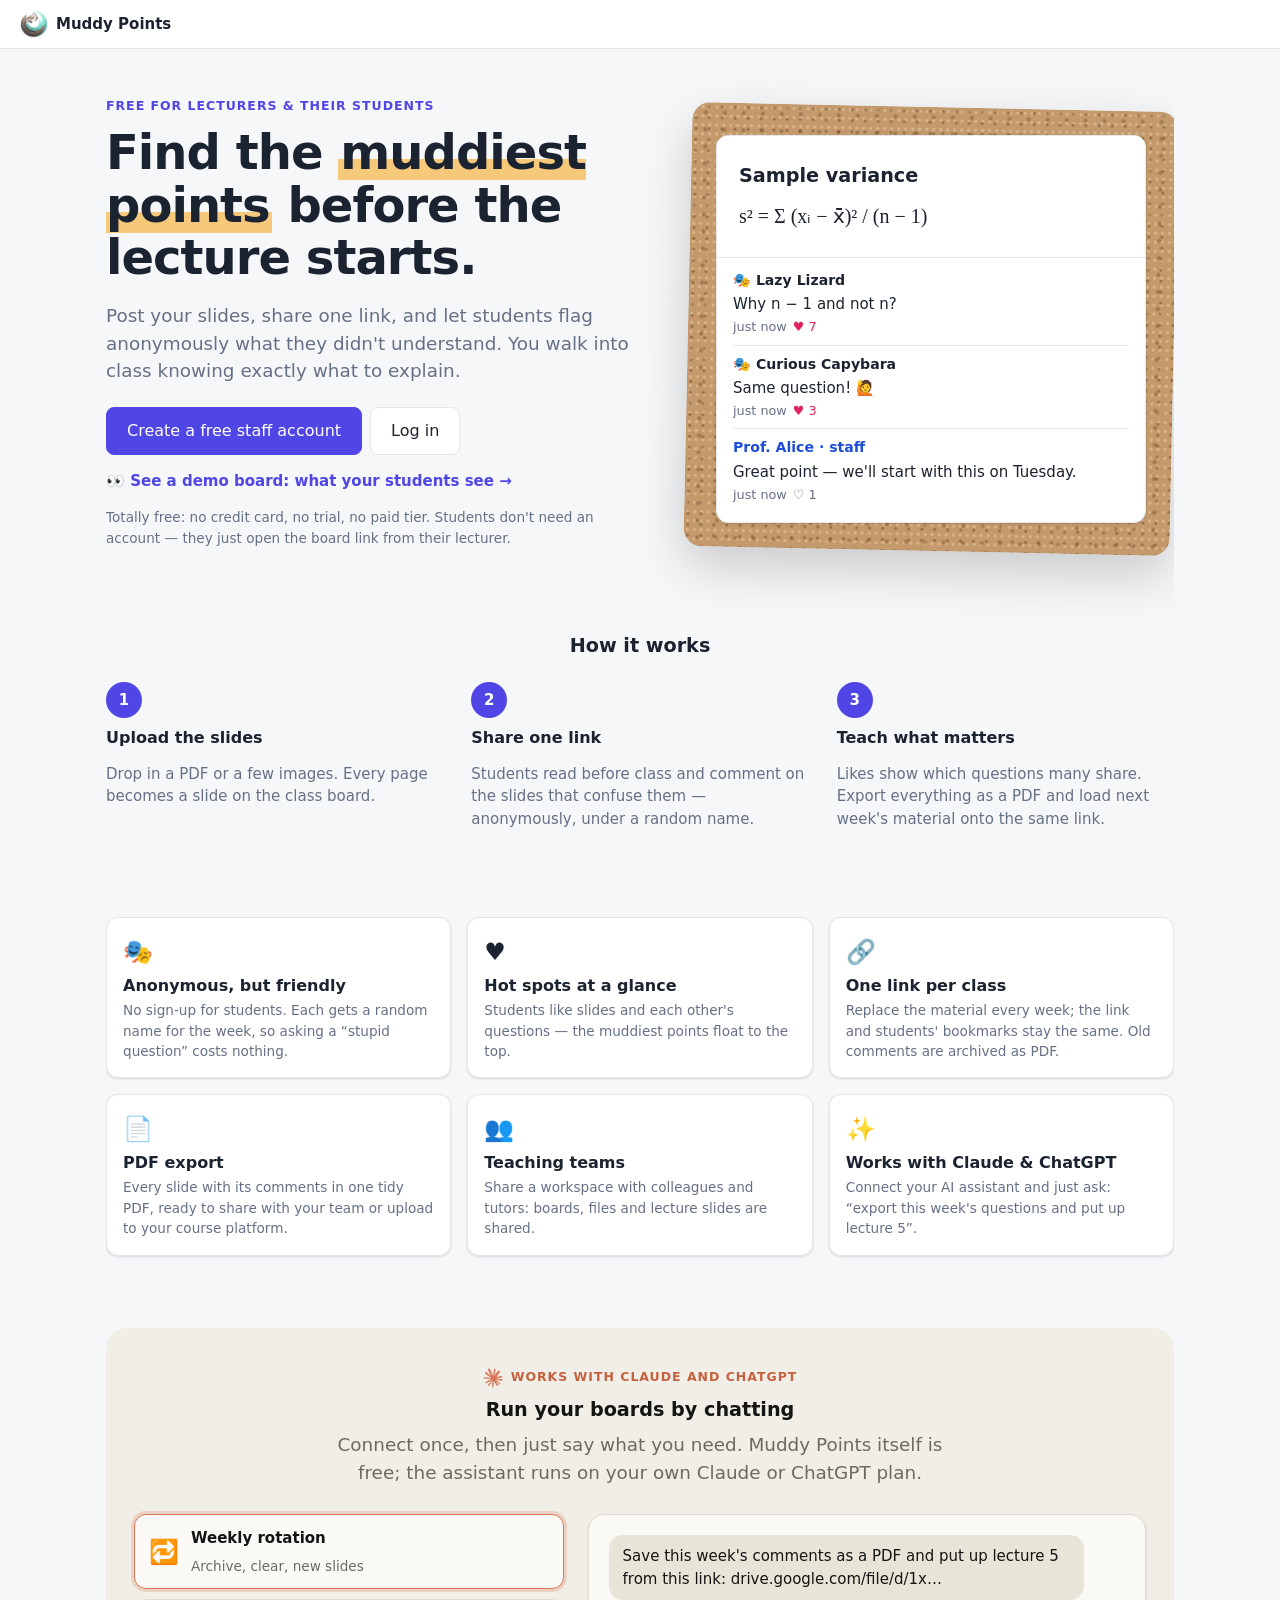
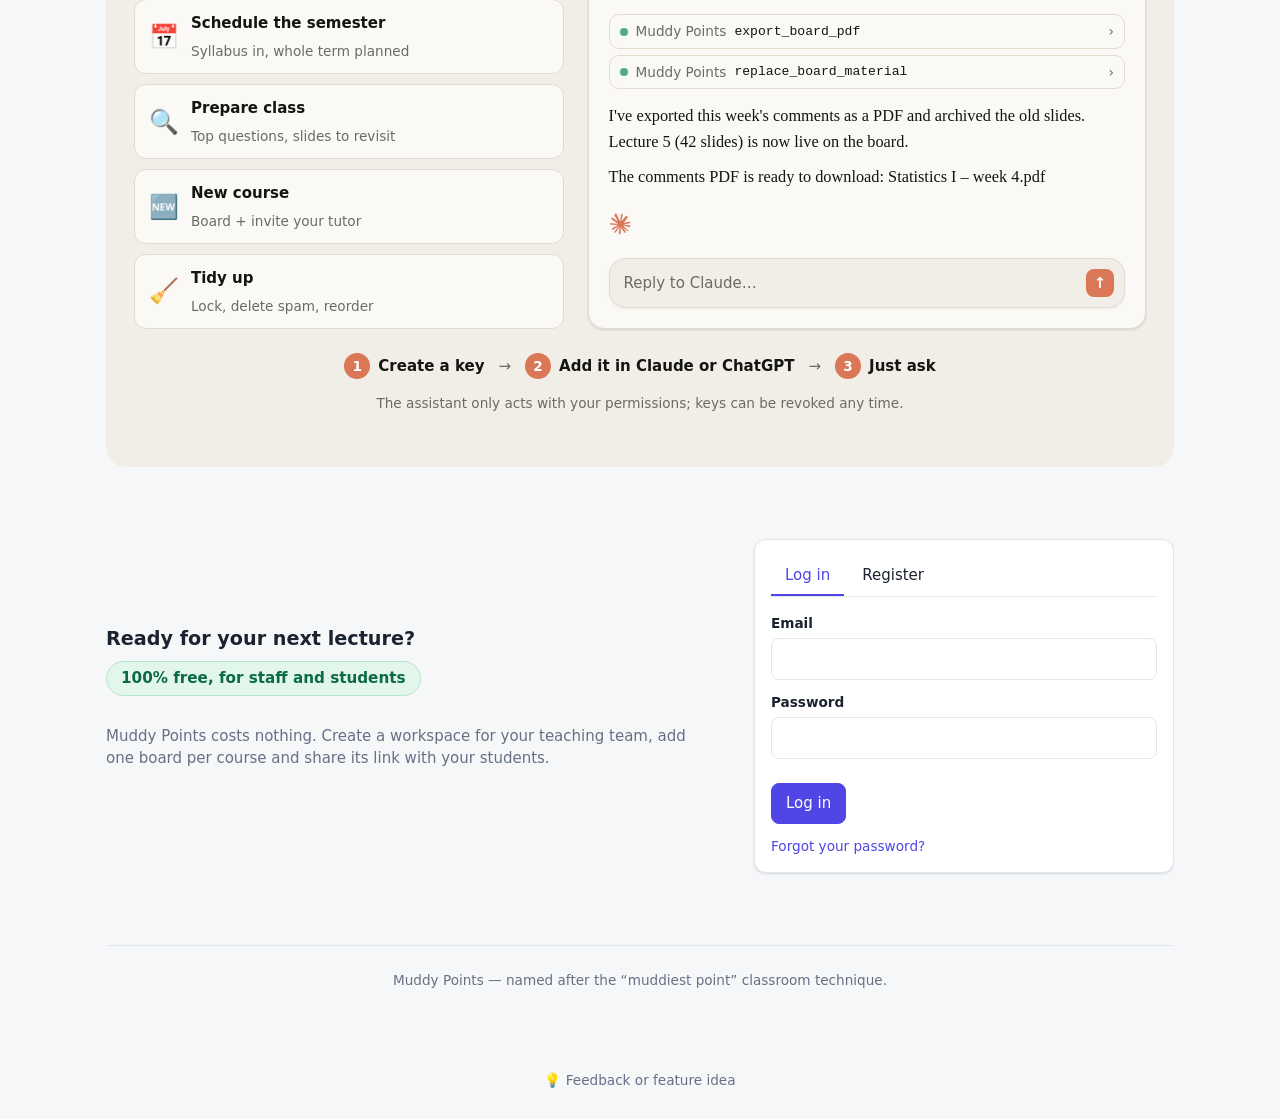
<file: frontend/index.html>
<!doctype html>
<html lang="en">
<head>
  <meta charset="utf-8">
  <meta name="viewport" content="width=device-width, initial-scale=1">
  <title>Muddy Points</title>
  <link rel="icon" href="img/favicon.ico" sizes="any">
  <link rel="icon" type="image/png" sizes="32x32" href="img/favicon-32.png">
  <link rel="icon" type="image/png" sizes="192x192" href="img/favicon-192.png">
  <link rel="apple-touch-icon" href="img/apple-touch-icon.png">
  <meta name="theme-color" content="#4f46e5">
  <link rel="stylesheet" href="css/style.css">
  <script src="js/config.js"></script>
  <script type="module" src="js/app.js"></script>
</head>
<body>
  <header class="topbar">
    <a class="brand" href="#/"><img class="logo" src="img/logo.png" alt="" width="28" height="28"> Muddy Points</a>
    <span class="spacer"></span>
    <nav id="nav" class="row"></nav>
  </header>
  <main id="main" class="container"><p class="muted">Loading…</p></main>
  <footer class="site-footer"><a href="#" data-feedback>💡 Feedback or feature idea</a></footer>
</body>
</html>
</file>
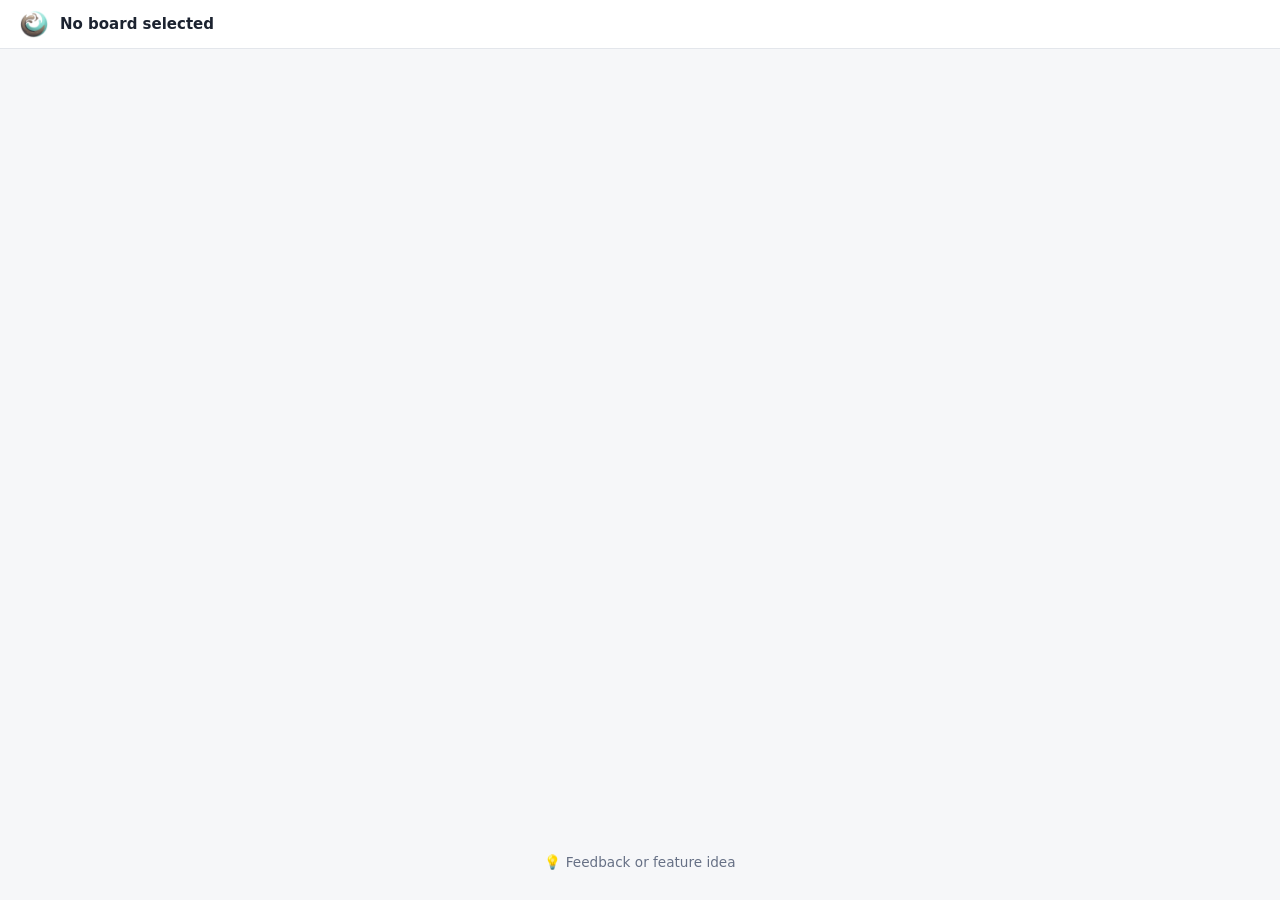
<file: frontend/board.html>
<!doctype html>
<html lang="en">
<head>
  <meta charset="utf-8">
  <meta name="viewport" content="width=device-width, initial-scale=1">
  <title>Board · Muddy Points</title>
  <link rel="icon" href="img/favicon.ico" sizes="any">
  <link rel="icon" type="image/png" sizes="32x32" href="img/favicon-32.png">
  <link rel="icon" type="image/png" sizes="192x192" href="img/favicon-192.png">
  <link rel="apple-touch-icon" href="img/apple-touch-icon.png">
  <meta name="theme-color" content="#4f46e5">
  <link rel="stylesheet" href="css/style.css">
  <script src="js/config.js"></script>
  <script type="module" src="js/board.js"></script>
</head>
<body>
  <header class="topbar">
    <a href="./" class="brand" title="Muddy Points — start page"><img class="logo" src="img/logo.png" alt="" width="28" height="28"></a>
    <strong id="board-title" class="brand">Loading…</strong>
    <span id="locked" class="badge locked hidden">comments closed</span>
    <span class="spacer"></span>
    <span id="who"></span>
    <button id="settings-btn" class="cog hidden" type="button" title="Board settings" aria-label="Board settings" aria-controls="panel" aria-expanded="false">⚙</button>
  </header>
  <main class="container">
    <div id="slides"></div>
  </main>
  <div id="panel-backdrop" class="panel-backdrop hidden"></div>
  <aside id="panel" class="side-panel" aria-label="Board settings" aria-hidden="true"></aside>
  <footer class="site-footer"><a href="#" data-feedback>💡 Feedback or feature idea</a></footer>
</body>
</html>
</file>
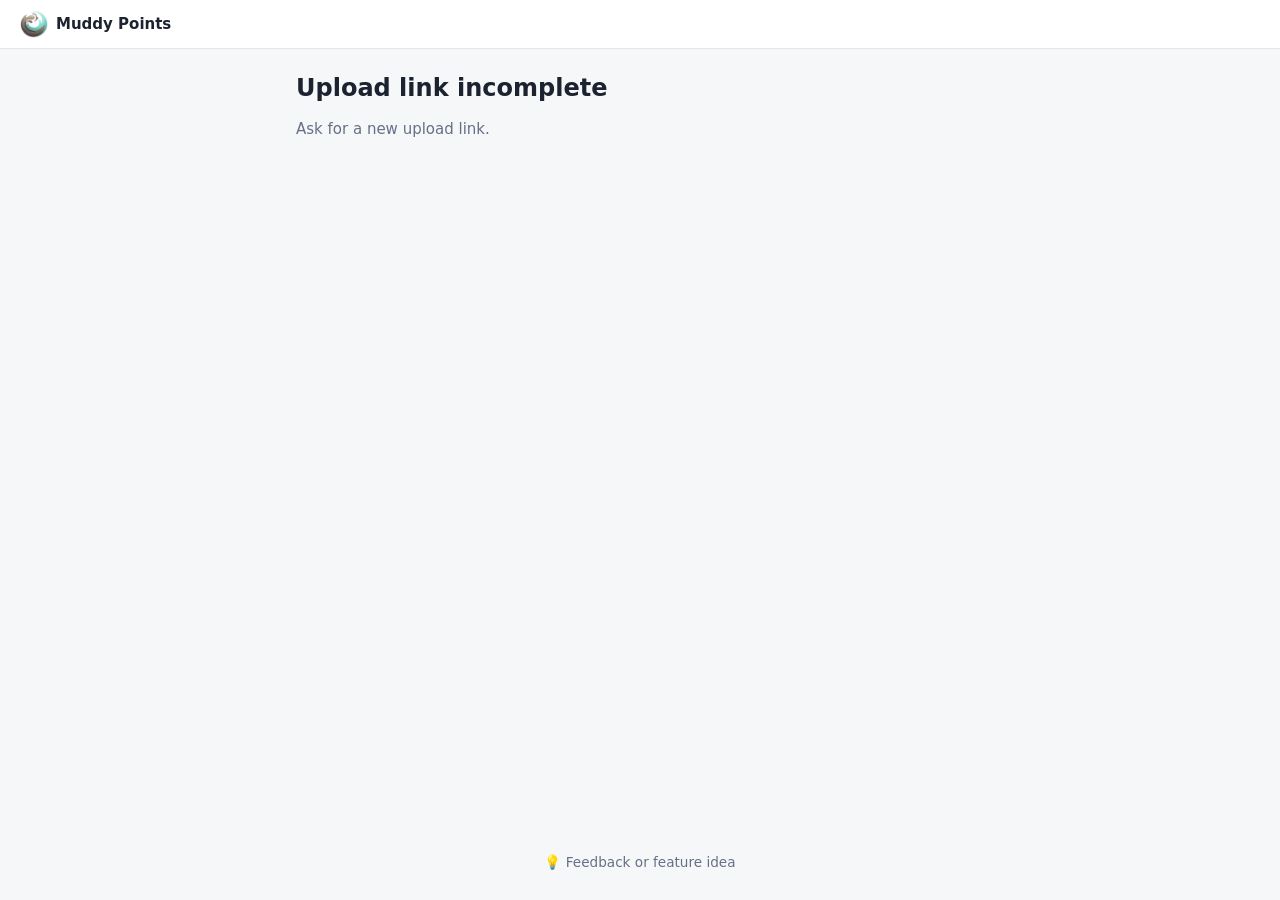
<file: frontend/drop.html>
<!doctype html>
<html lang="en">
<head>
  <meta charset="utf-8">
  <meta name="viewport" content="width=device-width, initial-scale=1">
  <title>Upload files · Muddy Points</title>
  <link rel="icon" href="img/favicon.ico" sizes="any">
  <link rel="icon" type="image/png" sizes="32x32" href="img/favicon-32.png">
  <link rel="apple-touch-icon" href="img/apple-touch-icon.png">
  <meta name="robots" content="noindex">
  <link rel="stylesheet" href="css/style.css">
  <script src="js/config.js"></script>
  <script type="module" src="js/drop.js"></script>
</head>
<body>
  <header class="topbar">
    <a class="brand" href="./"><img class="logo" src="img/logo.png" alt="" width="28" height="28"> Muddy Points</a>
  </header>
  <main class="container" style="max-width:720px">
    <div id="intro"><p class="muted">Loading…</p></div>
    <label id="dropzone" class="dropzone hidden" for="file-input">
      <input id="file-input" type="file" accept="application/pdf,.pdf" multiple class="hidden">
      <div class="dropzone-icon">📄</div>
      <strong>Drag your PDFs here</strong>
      <span class="muted small">or click to choose files · several at once is fine</span>
    </label>
    <ul id="file-list" class="file-list"></ul>
    <div id="summary"></div>
  </main>
  <footer class="site-footer"><a href="#" data-feedback>💡 Feedback or feature idea</a></footer>
</body>
</html>
</file>
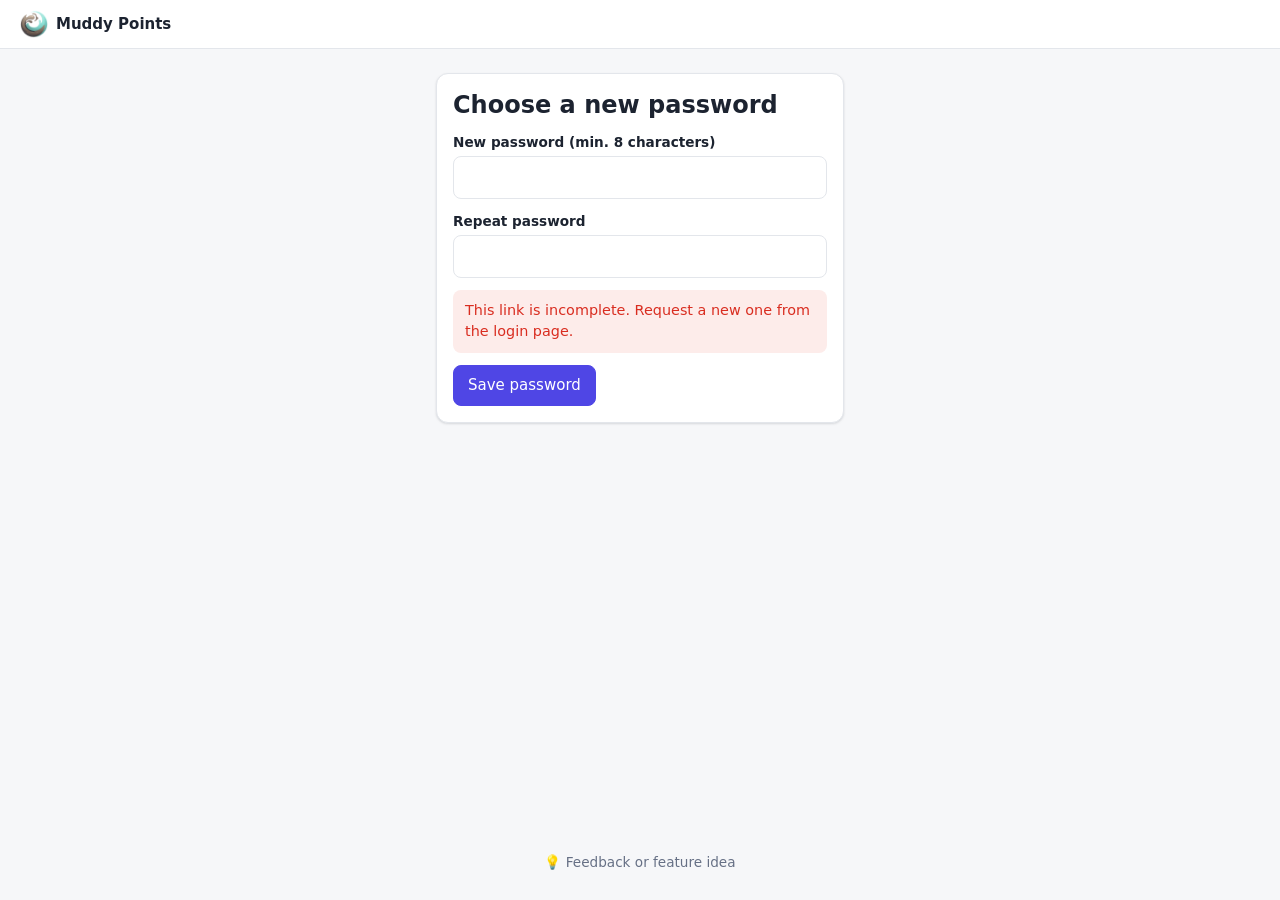
<file: frontend/reset.html>
<!doctype html>
<html lang="en">
<head>
  <meta charset="utf-8">
  <meta name="viewport" content="width=device-width, initial-scale=1">
  <title>Reset password · Muddy Points</title>
  <link rel="icon" href="img/favicon.ico" sizes="any">
  <link rel="icon" type="image/png" sizes="32x32" href="img/favicon-32.png">
  <link rel="icon" type="image/png" sizes="192x192" href="img/favicon-192.png">
  <link rel="apple-touch-icon" href="img/apple-touch-icon.png">
  <meta name="theme-color" content="#4f46e5">
  <link rel="stylesheet" href="css/style.css">
  <script src="js/config.js"></script>
</head>
<body>
  <header class="topbar"><a class="brand" href="./"><img class="logo" src="img/logo.png" alt="" width="28" height="28"> Muddy Points</a></header>
  <main class="container narrow">
    <form id="form" class="card stack">
      <h1>Choose a new password</h1>
      <div><label for="pw">New password (min. 8 characters)</label><input id="pw" type="password" minlength="8" required autocomplete="new-password"></div>
      <div><label for="pw2">Repeat password</label><input id="pw2" type="password" minlength="8" required autocomplete="new-password"></div>
      <div id="msg"></div>
      <button class="primary" type="submit">Save password</button>
    </form>
  </main>
  <footer class="site-footer"><a href="#" data-feedback>💡 Feedback or feature idea</a></footer>
  <script type="module">
    import { api, session, el } from "./js/api.js";
    const token = new URLSearchParams(location.search).get("token");
    const msg = document.getElementById("msg");
    if (!token) msg.replaceChildren(el("div", { class: "alert" }, "This link is incomplete. Request a new one from the login page."));
    document.getElementById("form").addEventListener("submit", async (e) => {
      e.preventDefault();
      const pw = document.getElementById("pw").value, pw2 = document.getElementById("pw2").value;
      if (pw !== pw2) return msg.replaceChildren(el("div", { class: "alert" }, "The passwords do not match."));
      try {
        const res = await api("POST", "/api/auth/reset", { token, password: pw });
        session.set(res.token, res.user);
        msg.replaceChildren(el("div", { class: "alert ok" }, "Password changed — redirecting…"));
        setTimeout(() => (location.href = "./"), 1200);
      } catch (err) {
        msg.replaceChildren(el("div", { class: "alert" }, err.message));
      }
    });
  </script>
</body>
</html>
</file>
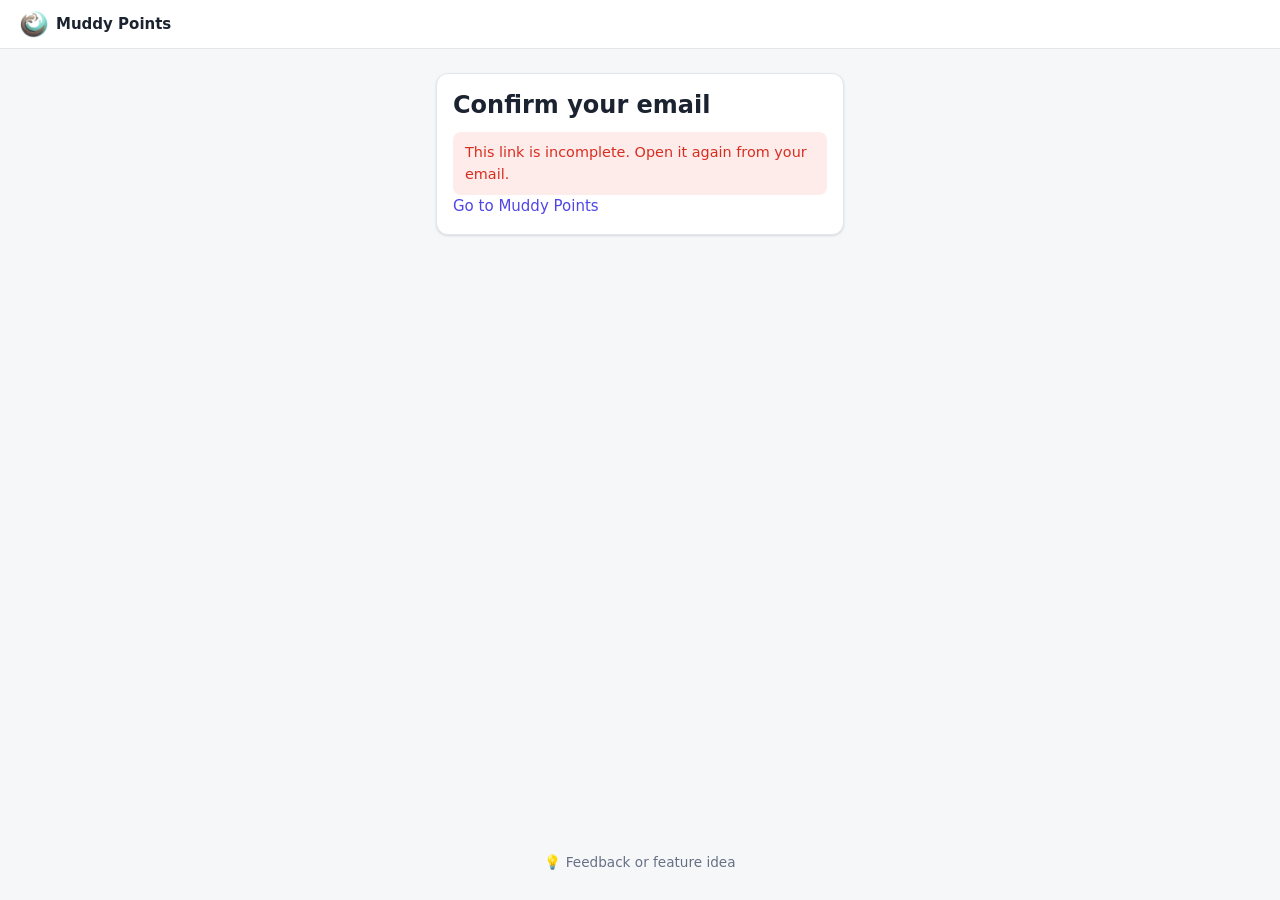
<file: frontend/verify.html>
<!doctype html>
<html lang="en">
<head>
  <meta charset="utf-8">
  <meta name="viewport" content="width=device-width, initial-scale=1">
  <title>Confirm email · Muddy Points</title>
  <link rel="icon" href="img/favicon.ico" sizes="any">
  <link rel="icon" type="image/png" sizes="32x32" href="img/favicon-32.png">
  <link rel="icon" type="image/png" sizes="192x192" href="img/favicon-192.png">
  <link rel="apple-touch-icon" href="img/apple-touch-icon.png">
  <meta name="theme-color" content="#4f46e5">
  <link rel="stylesheet" href="css/style.css">
  <script src="js/config.js"></script>
</head>
<body>
  <header class="topbar"><a class="brand" href="./"><img class="logo" src="img/logo.png" alt="" width="28" height="28"> Muddy Points</a></header>
  <main class="container narrow">
    <div class="card stack">
      <h1>Confirm your email</h1>
      <div id="msg"><p class="muted">Checking your link…</p></div>
      <a href="./">Go to Muddy Points</a>
    </div>
  </main>
  <footer class="site-footer"><a href="#" data-feedback>💡 Feedback or feature idea</a></footer>
  <script type="module">
    import { api, session, el } from "./js/api.js";
    const token = new URLSearchParams(location.search).get("token");
    const msg = document.getElementById("msg");
    (async () => {
      if (!token) return msg.replaceChildren(el("div", { class: "alert" }, "This link is incomplete. Open it again from your email."));
      try {
        const { user } = await api("POST", "/api/auth/verify", { token });
        if (session.user?.user_id === user.user_id) session.set(session.token, user);
        msg.replaceChildren(el("div", { class: "alert ok" }, `Thanks! ${user.email} is confirmed.`));
      } catch (err) {
        msg.replaceChildren(el("div", { class: "alert" }, err.message,
          " You can request a new link from your account page after logging in."));
      }
    })();
  </script>
</body>
</html>
</file>
<file: frontend/css/style.css>
:root {
  --bg: #f6f7f9; --surface: #ffffff; --surface-2: #f0f2f5; --text: #1c2330; --muted: #667085;
  --border: #e3e6eb; --accent: #4f46e5; --accent-text: #ffffff; --accent-soft: #eef0ff;
  --danger: #d92d20; --danger-soft: #fdecea; --ok: #12805c; --staff: #1d4ed8; --like: #e0245e;
  --radius: 12px; --shadow: 0 1px 2px rgba(16,24,40,.06), 0 1px 3px rgba(16,24,40,.08);
}
@media (prefers-color-scheme: dark) {
  :root {
    --bg: #111418; --surface: #1a1e24; --surface-2: #232830; --text: #e6e8eb; --muted: #98a2b3;
    --border: #2d333c; --accent: #818cf8; --accent-text: #0b0d12; --accent-soft: #252a45;
    --danger: #f97066; --danger-soft: #3a1f1d; --ok: #47cd89; --staff: #84adff; --like: #fb7ea6;
    --shadow: none;
  }
}
* { box-sizing: border-box; }
html, body { margin: 0; }
body { font: 15px/1.5 system-ui, -apple-system, "Segoe UI", Roboto, sans-serif; background: var(--bg); color: var(--text); }
a { color: var(--accent); text-decoration: none; }
a:hover { text-decoration: underline; }
h1, h2, h3 { line-height: 1.25; margin: 0 0 .5em; }
h1 { font-size: 1.5rem; } h2 { font-size: 1.2rem; } h3 { font-size: 1rem; }
.muted { color: var(--muted); }
.small { font-size: .85rem; }
.hidden { display: none !important; }

/* layout */
.topbar { position: sticky; top: 0; z-index: 10; display: flex; align-items: center; gap: 12px; padding: 10px 20px;
  background: var(--surface); border-bottom: 1px solid var(--border); }
.topbar .brand { font-weight: 700; color: var(--text); display: inline-flex; align-items: center; gap: 8px; text-decoration: none; }
.logo { width: 28px; height: 28px; display: block; }
.topbar .spacer { flex: 1; }
/* sticky footer: on short pages the footer sits at the bottom of the window */
body { min-height: 100vh; min-height: 100dvh; display: flex; flex-direction: column; }
body > main { flex: 1 0 auto; width: 100%; box-sizing: border-box; }
.container { max-width: 1100px; margin: 0 auto; padding: 24px 16px 64px; }
.narrow { max-width: 440px; }
.row { display: flex; gap: 8px; align-items: center; flex-wrap: wrap; }
.stack > * + * { margin-top: 12px; }
.grid { display: grid; gap: 16px; grid-template-columns: repeat(auto-fill, minmax(240px, 1fr)); }
.card { background: var(--surface); border: 1px solid var(--border); border-radius: var(--radius); padding: 16px; box-shadow: var(--shadow); }
.card.link { cursor: pointer; transition: border-color .15s; }
.card.link:hover { border-color: var(--accent); }
.section-title { display: flex; align-items: center; justify-content: space-between; gap: 8px; margin: 28px 0 12px; }

/* forms */
label { display: block; font-size: .85rem; font-weight: 600; margin-bottom: 4px; }
input[type=text], input[type=email], input[type=password], input[type=search], input[type=datetime-local], textarea, select {
  width: 100%; padding: 9px 11px; border: 1px solid var(--border); border-radius: 8px; background: var(--surface);
  color: var(--text); font: inherit; }
textarea { resize: vertical; min-height: 64px; }
input:focus, textarea:focus, select:focus { outline: 2px solid var(--accent); outline-offset: -1px; border-color: transparent; }
button, .btn { display: inline-flex; align-items: center; gap: 6px; padding: 8px 14px; border-radius: 8px; border: 1px solid var(--border);
  background: var(--surface); color: var(--text); font: inherit; font-weight: 500; cursor: pointer; white-space: nowrap; }
button:not(.bg-swatch):hover { background: var(--surface-2); }
button:disabled { opacity: .55; cursor: default; }
button.primary { background: var(--accent); border-color: var(--accent); color: var(--accent-text); }
button.primary:hover { filter: brightness(1.08); }
button.danger { color: var(--danger); }
button.danger:hover { background: var(--danger-soft); }
button.ghost { border-color: transparent; background: transparent; padding: 6px 8px; }
button.ghost:hover { background: var(--surface-2); }
button.sm { padding: 4px 9px; font-size: .85rem; }
.tabs { display: flex; gap: 4px; border-bottom: 1px solid var(--border); margin-bottom: 16px; }
.tabs button { border: none; border-bottom: 2px solid transparent; border-radius: 0; background: none; }
.tabs button.active { border-bottom-color: var(--accent); color: var(--accent); }

/* bits */
.badge { display: inline-block; padding: 1px 8px; border-radius: 999px; font-size: .75rem; font-weight: 600;
  background: var(--surface-2); color: var(--muted); }
.badge.owner { background: var(--accent-soft); color: var(--accent); }
.badge.locked { background: var(--danger-soft); color: var(--danger); }
.alert { padding: 10px 12px; border-radius: 8px; background: var(--danger-soft); color: var(--danger); font-size: .9rem; }
.alert.ok { background: var(--accent-soft); color: var(--accent); }
.code { font-family: ui-monospace, SFMono-Regular, Menlo, monospace; font-size: .85rem; background: var(--surface-2);
  padding: 8px 10px; border-radius: 8px; word-break: break-all; }
table { width: 100%; border-collapse: collapse; }
td, th { text-align: left; padding: 8px 6px; border-bottom: 1px solid var(--border); vertical-align: middle; }
th { font-size: .8rem; color: var(--muted); font-weight: 600; }
#toasts { position: fixed; bottom: 16px; left: 50%; transform: translateX(-50%); z-index: 100; display: flex; flex-direction: column; gap: 8px; align-items: center; }
.toast { background: var(--text); color: var(--bg); padding: 10px 16px; border-radius: 10px; box-shadow: 0 6px 20px rgba(0,0,0,.2); max-width: 90vw; }
.toast.error { background: var(--danger); color: #fff; }

/* board */
.identity-chip { display: inline-flex; align-items: center; gap: 6px; padding: 4px 10px; border-radius: 999px; background: var(--accent-soft); color: var(--accent); font-weight: 600; font-size: .85rem; }
.toolbar { display: flex; flex-wrap: wrap; gap: 8px; align-items: center; padding: 12px; margin-bottom: 20px; }
.slide { display: grid; grid-template-columns: minmax(0, 3fr) minmax(280px, 2fr); gap: 0; padding: 0; overflow: hidden; margin-bottom: 20px; }
.slide .media { background: var(--surface-2); display: flex; flex-direction: column; }
.slide .media img { width: 100%; height: auto; display: block; cursor: zoom-in; }
.slide .media .bar { display: flex; align-items: center; gap: 6px; padding: 8px 10px; border-top: 1px solid var(--border); }
.slide .discussion { display: flex; flex-direction: column; padding: 12px 14px; border-left: 1px solid var(--border); min-height: 200px; }
.slide .comments { flex: 1; overflow-y: auto; max-height: 460px; }
.comment { padding: 8px 0; border-bottom: 1px solid var(--border); }
.comment:last-child { border-bottom: none; }
.comment .who { font-weight: 600; font-size: .88rem; }
.comment .who.staff { color: var(--staff); }
.comment .text { white-space: pre-wrap; word-wrap: break-word; margin: 2px 0; }
.comment .meta { display: flex; gap: 6px; align-items: center; font-size: .8rem; color: var(--muted); }
.like { color: var(--muted); }
.like.on { color: var(--like); }
.comment-form { margin-top: 10px; display: flex; flex-direction: column; gap: 6px; }
.comment-form textarea { min-height: 54px; }
.slide-num { font-weight: 700; margin-right: auto; }
.lightbox { position: fixed; inset: 0; background: rgba(0,0,0,.85); display: flex; align-items: center; justify-content: center; z-index: 50; cursor: zoom-out; }
.lightbox img { max-width: 96vw; max-height: 96vh; }
.empty { text-align: center; padding: 48px 16px; color: var(--muted); }
@media (max-width: 760px) {
  .slide { grid-template-columns: 1fr; }
  .slide .discussion { border-left: none; border-top: 1px solid var(--border); }
  .topbar { padding: 10px 12px; }
}
@media print {
  .topbar, .side-panel, .panel-backdrop, .comment-form, .bar button, .comment .meta button { display: none !important; }
  .slide { break-inside: avoid; grid-template-columns: 1fr; box-shadow: none; }
  .slide .comments { max-height: none; }
}

/* --- board background textures (pure CSS). Names must match boards.BACKGROUNDS in the backend. --- */
.bg-plain { background: var(--bg); }
.bg-dots { background-color: #f3efe6; background-image: radial-gradient(#bfb6a3 1.3px, transparent 1.6px); background-size: 18px 18px; }
.bg-grid { background-color: #fafbf7;
  background-image: linear-gradient(rgba(70,110,190,.16) 1px, transparent 1px), linear-gradient(90deg, rgba(70,110,190,.16) 1px, transparent 1px);
  background-size: 24px 24px; }
.bg-lined { background-color: #fffdf6;
  background-image: linear-gradient(90deg, transparent 58px, rgba(220,80,80,.4) 58px, rgba(220,80,80,.4) 60px, transparent 60px),
    linear-gradient(rgba(70,120,200,.22) 1px, transparent 1px);
  background-size: 100% 100%, 100% 28px; }
.bg-cork { background-color: #c49a6c;
  background-image: radial-gradient(circle at 30% 40%, rgba(95,58,25,.45) 1px, transparent 2px),
    radial-gradient(circle at 70% 60%, rgba(95,58,25,.35) 1.5px, transparent 2.5px),
    radial-gradient(circle at 50% 50%, rgba(255,235,200,.35) 1px, transparent 2px);
  background-size: 13px 11px, 19px 17px, 7px 9px; }
.bg-linen { background-color: #eee7dc;
  background-image: repeating-linear-gradient(45deg, rgba(0,0,0,.035) 0 2px, transparent 2px 6px),
    repeating-linear-gradient(-45deg, rgba(0,0,0,.035) 0 2px, transparent 2px 6px); }
.bg-chalkboard { background-color: #2e4638;
  background-image: radial-gradient(circle at 50% 50%, rgba(255,255,255,.06) 1px, transparent 2px),
    radial-gradient(ellipse at center, transparent 40%, rgba(0,0,0,.35) 100%);
  background-size: 9px 11px, 100% 100%; }
.bg-sunset { background: linear-gradient(135deg, #ffd6a5 0%, #fdb4c8 50%, #c3b6ff 100%); }
.bg-ocean { background: linear-gradient(160deg, #b5e6ff 0%, #6fb1fc 55%, #4f6ef7 100%); }
body[class*="bg-"] { background-attachment: fixed; min-height: 100vh; }
.on-dark .empty-note { color: #fff; }

/* board cards on the space screen */
.board-card { padding: 0; display: flex; flex-direction: column; }
.board-thumb { border-radius: var(--radius) var(--radius) 0 0; height: 92px; display: flex; align-items: flex-end; padding: 10px 12px; text-decoration: none !important; border-bottom: 1px solid var(--border); }
.board-thumb .name { background: var(--surface); color: var(--text); padding: 3px 10px; border-radius: 8px; font-weight: 700; box-shadow: var(--shadow); max-width: 100%; overflow: hidden; text-overflow: ellipsis; white-space: nowrap; }
.board-card .body { padding: 10px 12px; display: flex; flex-direction: column; gap: 8px; }
.board-card .actions { display: flex; flex-wrap: wrap; gap: 6px; }
.bg-swatch { width: 22px; height: 22px; border-radius: 6px; border: 2px solid var(--border); cursor: pointer; padding: 0; }
.bg-swatch:hover { filter: brightness(.93); }
.bg-swatch.active { border-color: var(--accent); box-shadow: 0 0 0 2px var(--accent-soft); }
.swatches { display: flex; gap: 6px; flex-wrap: wrap; align-items: center; }

/* small bits */
.inline-create { max-width: 560px; margin-bottom: 8px; }
.inline-create input { flex: 1; min-width: 200px; }
.space-card { display: flex; flex-direction: column; gap: 6px; }
button.lg { padding: 11px 20px; font-size: 1rem; }
.center { text-align: center; }

/* --- landing page --- */
.landing section { margin: 0 0 72px; }
.hero { display: grid; grid-template-columns: 1.1fr 1fr; gap: 48px; align-items: center; padding-top: 24px; }
.eyebrow { text-transform: uppercase; letter-spacing: .08em; font-size: .78rem; font-weight: 700; color: var(--accent); margin-bottom: 10px; }
.hero h1 { font-size: clamp(2rem, 4.2vw, 3rem); line-height: 1.1; letter-spacing: -.02em; margin-bottom: 18px; }
.hero .hl { background: linear-gradient(transparent 62%, #f6c97a 62%); padding: 0 2px; }
@media (prefers-color-scheme: dark) { .hero .hl { background: linear-gradient(transparent 62%, #8a5a12 62%); } }
.free-badge { display: inline-block; margin: 0 0 14px; padding: 5px 14px; border-radius: 999px; background: #e3f6ec; color: #0b6b47; font-weight: 800; font-size: .95rem; border: 1px solid #b7e4cd; }
@media (prefers-color-scheme: dark) { .free-badge { background: #12372a; color: #6ee7b7; border-color: #1f5a45; } }
.lead { font-size: 1.15rem; color: var(--muted); margin: 0 0 22px; max-width: 34em; }
.hero .row { margin-bottom: 14px; }
.mock { border-radius: 18px; padding: 28px; box-shadow: 0 20px 50px rgba(0,0,0,.18); transform: rotate(1.2deg); }
.mock-slide { display: grid; grid-template-columns: 1fr; padding: 0; overflow: hidden; transform: rotate(-1.2deg); }
.mock-img { background: #fff; color: #1c2330; padding: 26px 22px; border-bottom: 1px solid var(--border); }
.mock-title { font-weight: 800; font-size: 1.2rem; margin-bottom: 10px; }
.mock-formula { font-family: Georgia, serif; font-size: 1.25rem; }
.mock-comments { padding: 4px 16px 10px; }
.steps { display: grid; grid-template-columns: repeat(3, 1fr); gap: 28px; margin-top: 24px; }
.step-n { width: 36px; height: 36px; border-radius: 50%; background: var(--accent); color: var(--accent-text); display: flex; align-items: center; justify-content: center; font-weight: 800; margin-bottom: 10px; }
.features { display: grid; grid-template-columns: repeat(3, 1fr); gap: 16px; }
.feature h3 { margin: 6px 0 4px; }
.feature p { margin: 0; }
.feature-icon { font-size: 1.5rem; }
.auth-section { display: grid; grid-template-columns: 1fr 420px; gap: 40px; align-items: center; }
.auth-card { scroll-margin: 80px; }
.ai-lead { max-width: 640px; margin: 0 auto 8px; }
.ai-section { --cl-bg: #f0eee6; --cl-surface: #faf9f5; --cl-text: #141413; --cl-muted: #6b6a63; --cl-border: #e0ddd0; --cl-accent: #d97757; --cl-accent-dark: #c6613f; --cl-user: #e8e5d8;
  background: var(--cl-bg); border-radius: 20px; padding: 40px 28px; color: var(--cl-text); }
@media (prefers-color-scheme: dark) { .ai-section { --cl-bg: #262624; --cl-surface: #30302e; --cl-text: #faf9f5; --cl-muted: #b0aea5; --cl-border: #43423e; --cl-accent: #d97757; --cl-user: #3d3d3a; } }
.ai-section .eyebrow { color: var(--cl-accent-dark); }
@media (prefers-color-scheme: dark) { .ai-section .eyebrow { color: var(--cl-accent); } }
.ai-section .muted, .ai-section .lead { color: var(--cl-muted); }
.ai-demo { display: grid; grid-template-columns: 1fr 1.3fr; gap: 24px; align-items: stretch; margin: 28px 0 24px; }
.ai-tiles { display: grid; grid-template-columns: 1fr; gap: 10px; align-content: start; }
.ai-tile { display: grid; grid-template-columns: auto 1fr; grid-template-rows: auto auto; column-gap: 12px; text-align: left; padding: 12px 14px; background: var(--cl-surface); color: var(--cl-text); border: 1.5px solid var(--cl-border); border-radius: 12px; cursor: pointer; font: inherit; }
.ai-tile:hover { border-color: var(--cl-accent); }
.ai-tile.on { border-color: var(--cl-accent); box-shadow: 0 0 0 3px color-mix(in srgb, var(--cl-accent) 25%, transparent); }
.ai-tile-icon { grid-row: 1 / 3; font-size: 1.5rem; align-self: center; }
.ai-tile .small { color: var(--cl-muted); }
.chat { display: flex; flex-direction: column; gap: 14px; padding: 20px; background: var(--cl-surface); border: 1px solid var(--cl-border); border-radius: 16px; min-height: 330px; }
.user-msg { align-self: flex-start; background: var(--cl-user); border-radius: 14px; padding: 10px 14px; max-width: 92%; }
.tools { display: flex; flex-direction: column; gap: 6px; }
.tool { display: flex; align-items: center; gap: 8px; border: 1px solid var(--cl-border); border-radius: 10px; padding: 6px 10px; font-size: .85rem; color: var(--cl-muted); }
.tool code { background: none; padding: 0; color: var(--cl-text); font-size: .82rem; }
.tool-dot { width: 8px; height: 8px; border-radius: 50%; background: #4caf7d; flex: none; }
.tool-chev { margin-left: auto; }
.claude-reply { font-family: "Tiempos Text", Georgia, "Times New Roman", serif; font-size: 1.02rem; line-height: 1.55; }
.claude-reply p { margin: 0 0 10px; }
.claude-reply ul { margin: 0 0 10px; padding-left: 22px; }
.spark { width: 20px; height: 20px; }
.spark.end { width: 22px; height: 22px; }
.ai-eyebrow { display: flex; align-items: center; justify-content: center; gap: 8px; }
.composer { margin-top: auto; display: flex; justify-content: space-between; align-items: center; border: 1px solid var(--cl-border); border-radius: 16px; padding: 10px 10px 10px 14px; color: var(--cl-muted); background: var(--cl-bg); box-shadow: 0 1px 3px rgba(0,0,0,.05); }
.send { width: 28px; height: 28px; border-radius: 8px; background: var(--cl-accent); color: #fff; display: flex; align-items: center; justify-content: center; font-weight: 700; }
.ai-setup { display: flex; flex-wrap: wrap; justify-content: center; align-items: center; gap: 10px 14px; margin-bottom: 14px; }
.ai-setup-step { display: inline-flex; align-items: center; gap: 8px; font-weight: 600; }
.ai-setup-step b { width: 26px; height: 26px; border-radius: 50%; background: var(--cl-accent); color: #fff; display: inline-flex; align-items: center; justify-content: center; font-size: .85rem; }
.ai-arrow { color: var(--cl-muted); }
.soon { display: inline-block; padding: 1px 8px; border: 1px solid var(--cl-border, var(--border)); border-radius: 999px; font-weight: 600; }
.landing footer { padding: 24px 0 8px; border-top: 1px solid var(--border); }
@media (max-width: 860px) {
  .hero, .auth-section, .ai-demo { grid-template-columns: 1fr; gap: 28px; }
  .ai-arrow { display: none; }
  .ai-section { padding: 28px 16px; }
  .ai-tiles { grid-template-columns: 1fr 1fr; }
  .ai-tile { grid-template-columns: 1fr; }
  .ai-tile-icon { grid-row: auto; }
  .steps, .features { grid-template-columns: 1fr; }
  .mock { padding: 16px; transform: none; }
  .mock-slide { transform: none; }
  .landing section { margin-bottom: 48px; }
}

/* --- ⚙ menus and side panel --- */
.cog { border: none; background: transparent; font-size: 1.25rem; line-height: 1; padding: 6px 8px; border-radius: 8px; color: var(--muted); }
.cog:hover, .cog[aria-expanded="true"] { background: var(--surface-2); color: var(--text); }
.board-card { position: relative; }
.board-card > .cog-wrap { position: absolute; top: 8px; right: 8px; }
.board-card > .cog-wrap > .cog { background: var(--surface); box-shadow: var(--shadow); color: var(--text); }
.cog-wrap { position: relative; }
.popover { position: absolute; right: 0; top: calc(100% + 6px); z-index: 30; min-width: 230px; background: var(--surface);
  border: 1px solid var(--border); border-radius: 10px; box-shadow: 0 10px 30px rgba(0,0,0,.18); padding: 6px; display: flex; flex-direction: column; gap: 2px; }
.menu-item { border: none; background: none; justify-content: flex-start; width: 100%; padding: 8px 10px; border-radius: 6px; font-weight: 500; }
.menu-item:hover { background: var(--surface-2); }
.menu-item.danger { color: var(--danger); }
.menu-item.danger:hover { background: var(--danger-soft); }
.menu-label { font-size: .75rem; font-weight: 700; text-transform: uppercase; letter-spacing: .05em; color: var(--muted); padding: 8px 10px 2px; border-top: 1px solid var(--border); margin-top: 4px; }
.popover .swatches { padding: 4px 10px 8px; }
.panel-backdrop { position: fixed; inset: 0; background: rgba(0,0,0,.35); z-index: 40; }
.side-panel { position: fixed; top: 0; right: 0; bottom: 0; width: min(380px, 92vw); z-index: 41; background: var(--surface);
  border-left: 1px solid var(--border); box-shadow: -12px 0 40px rgba(0,0,0,.18); padding: 12px 18px 24px; overflow-y: auto;
  transform: translateX(105%); transition: transform .2s ease; visibility: hidden; }
.side-panel.open { transform: none; visibility: visible; }
.panel-head { display: flex; align-items: center; justify-content: space-between; margin-bottom: 4px; }
.panel-head h2 { margin: 0; }
.panel-section { border-top: 1px solid var(--border); padding: 14px 0; display: flex; flex-direction: column; gap: 8px; }
.panel-section h3 { font-size: .78rem; text-transform: uppercase; letter-spacing: .06em; color: var(--muted); margin: 0; }
.panel-section p { margin: 0; }
button.block { width: 100%; justify-content: center; }
.archive-link { display: block; padding: 6px 8px; border-radius: 6px; word-break: break-all; font-size: .9rem; }
.archive-link:hover { background: var(--surface-2); text-decoration: none; }

/* --- avatars & space card previews --- */
.avatar { display: inline-flex; align-items: center; justify-content: center; border-radius: 50%; overflow: hidden; flex: none;
  box-shadow: 0 0 0 2px var(--surface); background: var(--surface-2); }
.avatar svg { display: block; }
.avatar.more { width: 26px; height: 26px; font-size: .7rem; font-weight: 700; color: var(--muted); }
.avatar-stack { display: flex; align-items: center; }
.avatar-stack .avatar + .avatar { margin-left: -7px; }
.space-card { gap: 10px; }
.mini-boards { display: flex; gap: 8px; flex-wrap: wrap; align-items: flex-start; }
.mini-board { display: flex; flex-direction: column; gap: 3px; width: 64px; color: var(--text); text-decoration: none !important; }
.mini-thumb { display: block; width: 64px; height: 40px; border-radius: 6px; border: 1px solid var(--border); }
.mini-board:hover .mini-thumb { outline: 2px solid var(--accent); outline-offset: 1px; }
.mini-name { font-size: .7rem; line-height: 1.2; overflow: hidden; text-overflow: ellipsis; white-space: nowrap; color: var(--muted); }
.mini-more { align-self: center; font-size: .8rem; font-weight: 700; color: var(--muted); padding: 0 4px; height: 40px; display: flex; align-items: center; }
.steps-list { margin: 0; padding-left: 20px; display: flex; flex-direction: column; gap: 6px; }
code { font-family: ui-monospace, SFMono-Regular, Menlo, monospace; background: var(--surface-2); padding: 1px 6px; border-radius: 5px; font-size: .9em; }
@keyframes pulse { 0%,100% { box-shadow: 0 0 0 0 rgba(79,70,229,.5); } 50% { box-shadow: 0 0 0 8px rgba(79,70,229,0); } }
.pulse { animation: pulse 1.4s ease-in-out 3; }

/* --- footer & dialog --- */
.site-footer { text-align: center; padding: 8px 16px 28px; font-size: .85rem; }
.site-footer a { color: var(--muted); }
.site-footer a:hover { color: var(--accent); }
.dialog-backdrop { position: fixed; inset: 0; background: rgba(0,0,0,.4); z-index: 60; display: flex; align-items: center; justify-content: center; padding: 16px; }
.dialog { width: min(520px, 100%); max-height: 90vh; overflow-y: auto; }
.hp { position: absolute !important; left: -9999px !important; width: 1px; height: 1px; opacity: 0; }

/* --- upload page & files --- */
.dropzone { display: flex; flex-direction: column; align-items: center; gap: 6px; padding: 40px 16px; margin: 16px 0;
  border: 2px dashed var(--border); border-radius: var(--radius); background: var(--surface); cursor: pointer; text-align: center; }
.dropzone:hover, .dropzone.over { border-color: var(--accent); background: var(--accent-soft); }
.dropzone-icon { font-size: 2rem; }
.file-list { list-style: none; padding: 0; margin: 0; display: flex; flex-direction: column; gap: 6px; }
.file-row { display: grid; grid-template-columns: 1fr auto auto auto; gap: 10px; align-items: center; padding: 8px 12px;
  background: var(--surface); border: 1px solid var(--border); border-radius: 8px; }
.file-row .file-name { overflow: hidden; text-overflow: ellipsis; white-space: nowrap; }
.file-row progress { width: 90px; }
.ok-text { color: var(--ok); font-weight: 600; }
.danger-text { color: var(--danger); font-weight: 600; }
.history-row { display: flex; justify-content: space-between; align-items: center; gap: 8px; padding: 6px 0; border-bottom: 1px solid var(--border); }
.history-row:last-child { border-bottom: none; }
@media (max-width: 560px) { .file-row { grid-template-columns: 1fr auto; } .file-row progress { display: none; } }

/* --- schedule --- */
.coming-soon { padding: 56px 24px; }
.coming-soon h2 { font-size: 1.6rem; margin: 6px 0 10px; color: var(--text); }
.coming-soon-label { display: inline-block; text-transform: uppercase; letter-spacing: .1em; font-size: .75rem; font-weight: 800;
  color: var(--accent); background: var(--accent-soft); padding: 4px 12px; border-radius: 999px; }
.session-row { display: flex; flex-direction: column; gap: 4px; padding: 8px 0; border-bottom: 1px solid var(--border); }
.session-row:last-of-type { border-bottom: none; }
.session-time { width: auto; padding: 4px 8px; font-size: .85rem; }
.add-session { padding-top: 6px; border-top: 1px dashed var(--border); }
label.check { display: flex; gap: 8px; align-items: center; font-weight: 500; font-size: .9rem; }

/* files list toolbar & pager */
.files-toolbar { margin: 4px 0 10px; }
.files-toolbar .files-search { flex: 1; min-width: 180px; width: auto; }
.pager { margin-top: 8px; }

/* --- comment threads --- */
.thread { border-bottom: 1px solid var(--border); padding-bottom: 4px; }
.thread:last-child { border-bottom: none; }
.thread .comment { border-bottom: none; }
.comment.reply { margin-left: 18px; padding: 6px 0 6px 10px; border-left: 2px solid var(--border); }
.comment.is-hidden { opacity: .55; }
.comment.is-pinned > .text { font-weight: 500; }
.cbadge { display: inline-block; margin-left: 6px; padding: 0 7px; border-radius: 999px; font-size: .72rem; font-weight: 600; background: var(--surface-2); color: var(--muted); }
.cbadge.ok { background: #e7f6ee; color: var(--ok); }
.cbadge.pin { background: var(--accent-soft); color: var(--accent); }
.cbadge.hid { background: var(--danger-soft); color: var(--danger); }
.status-btn { opacity: .5; padding: 2px 6px; }
.status-btn.on { opacity: 1; background: var(--accent-soft); }
.reply-form { margin: 4px 0 8px 18px; display: flex; flex-direction: column; gap: 6px; }
.reply-form textarea { min-height: 48px; }
@media (prefers-color-scheme: dark) { .cbadge.ok { background: #13322a; } }
.session-add-file { width: auto; padding: 2px 6px; font-size: .8rem; color: var(--muted); }
.session-file a { overflow: hidden; text-overflow: ellipsis; white-space: nowrap; max-width: 260px; }

/* --- demo board banner --- */
.demo-banner { display: flex; flex-wrap: wrap; gap: 8px 16px; align-items: center; justify-content: center; padding: 10px 16px; background: var(--accent-soft); border-bottom: 1px solid var(--border); font-size: .92rem; text-align: center; }
.demo-banner a { font-weight: 700; white-space: nowrap; }
.demo-link { font-weight: 700; }

/* --- admin feedback list --- */
.feedback-item.is-done { opacity: .55; }
.feedback-text { white-space: pre-wrap; }

/* --- mobile friendliness --- */
html { -webkit-text-size-adjust: 100%; }
body { overflow-x: hidden; }
.landing { overflow-x: clip; }
.table-scroll, .card:has(> table) { overflow-x: auto; }
img { max-width: 100%; }

@media (hover: none) and (pointer: coarse) {
  /* comfortable touch targets */
  button, .btn { min-height: 40px; }
  button.sm { min-height: 34px; }
  .menu-item { min-height: 44px; }
  .site-footer a { display: inline-block; padding: 10px; }
}

@media (max-width: 860px) {
  body { font-size: 16px; }
  /* 16px+ inputs stop iOS Safari from zooming on focus */
  input[type=text], input[type=email], input[type=password], input[type=search], input[type=datetime-local], textarea, select { font-size: 16px; }
  .container { padding: 16px 14px 48px; }
  .topbar { padding: 8px 12px; gap: 8px; }
  #nav { gap: 4px 10px; justify-content: flex-end; font-size: .9rem; }
  #nav a { padding: 6px 2px; }
  #board-title { min-width: 0; overflow: hidden; text-overflow: ellipsis; white-space: nowrap; }
  .tabs { overflow-x: auto; scrollbar-width: none; }
  .tabs button { flex: none; }

  /* landing */
  .landing section { margin-bottom: 40px; }
  .hero { gap: 24px; padding-top: 4px; }
  .hero h1 { font-size: 2rem; margin-bottom: 12px; }
  .lead { font-size: 1.05rem; margin-bottom: 18px; }
  .hero .row { flex-direction: column; align-items: stretch; gap: 10px; }
  .hero .row button { width: 100%; justify-content: center; }
  .demo-link { display: inline-block; padding: 6px 0; }
  .mock { padding: 14px; border-radius: 14px; box-shadow: 0 8px 24px rgba(0,0,0,.14); }
  .mock-img { padding: 16px; }
  .mock-title { font-size: 1.05rem; }
  .mock-formula { font-size: 1.05rem; overflow-x: auto; }
  .steps { gap: 20px; margin-top: 16px; }
  .step { display: grid; grid-template-columns: auto 1fr; column-gap: 14px; align-items: start; }
  .step-n { grid-row: 1 / 3; margin: 0; }
  .step h3 { margin: 0 0 2px; }
  .step p { margin: 0; }
  .features { gap: 10px; }
  .feature { display: grid; grid-template-columns: auto 1fr; column-gap: 12px; }
  .feature-icon { grid-row: 1 / 3; }
  .feature h3 { margin: 0 0 2px; }
  .ai-section { border-radius: 16px; padding: 24px 14px; margin-left: -4px; margin-right: -4px; }
  .ai-tiles { grid-template-columns: 1fr 1fr; gap: 8px; }
  .ai-tile { padding: 10px 12px; }
  .ai-tile:last-child:nth-child(odd) { grid-column: 1 / -1; }
  .ai-demo { margin: 20px 0 18px; gap: 14px; }
  .chat { padding: 14px; min-height: 0; gap: 12px; }
  .user-msg { max-width: 100%; }
  .tool { flex-wrap: wrap; }
  .tool code { overflow-wrap: anywhere; }
  .ai-setup { flex-direction: column; align-items: flex-start; width: fit-content; margin-left: auto; margin-right: auto; }
  .auth-section { gap: 20px; }
  .auth-card { scroll-margin: 70px; }

  /* board */
  .slide .comments { max-height: 360px; }
  .slide .media .bar { flex-wrap: wrap; }
  .comment-form textarea { min-height: 64px; }
  .toolbar { padding: 10px; }
  .side-panel { width: 100vw; max-width: 100vw; border-left: none; }
  .popover { max-width: calc(100vw - 24px); }
  .dialog-backdrop { align-items: flex-end; padding: 0; }
  .dialog { width: 100%; border-radius: var(--radius) var(--radius) 0 0; max-height: 92dvh; }
  .inline-create input { min-width: 0; }
  .grid { grid-template-columns: 1fr; }
  .section-title { flex-wrap: wrap; }
}

@media (max-width: 400px) {
  .ai-tiles { grid-template-columns: 1fr; }
  .hero h1 { font-size: 1.8rem; }
  .topbar .brand { font-size: .95rem; }
}
</file>
